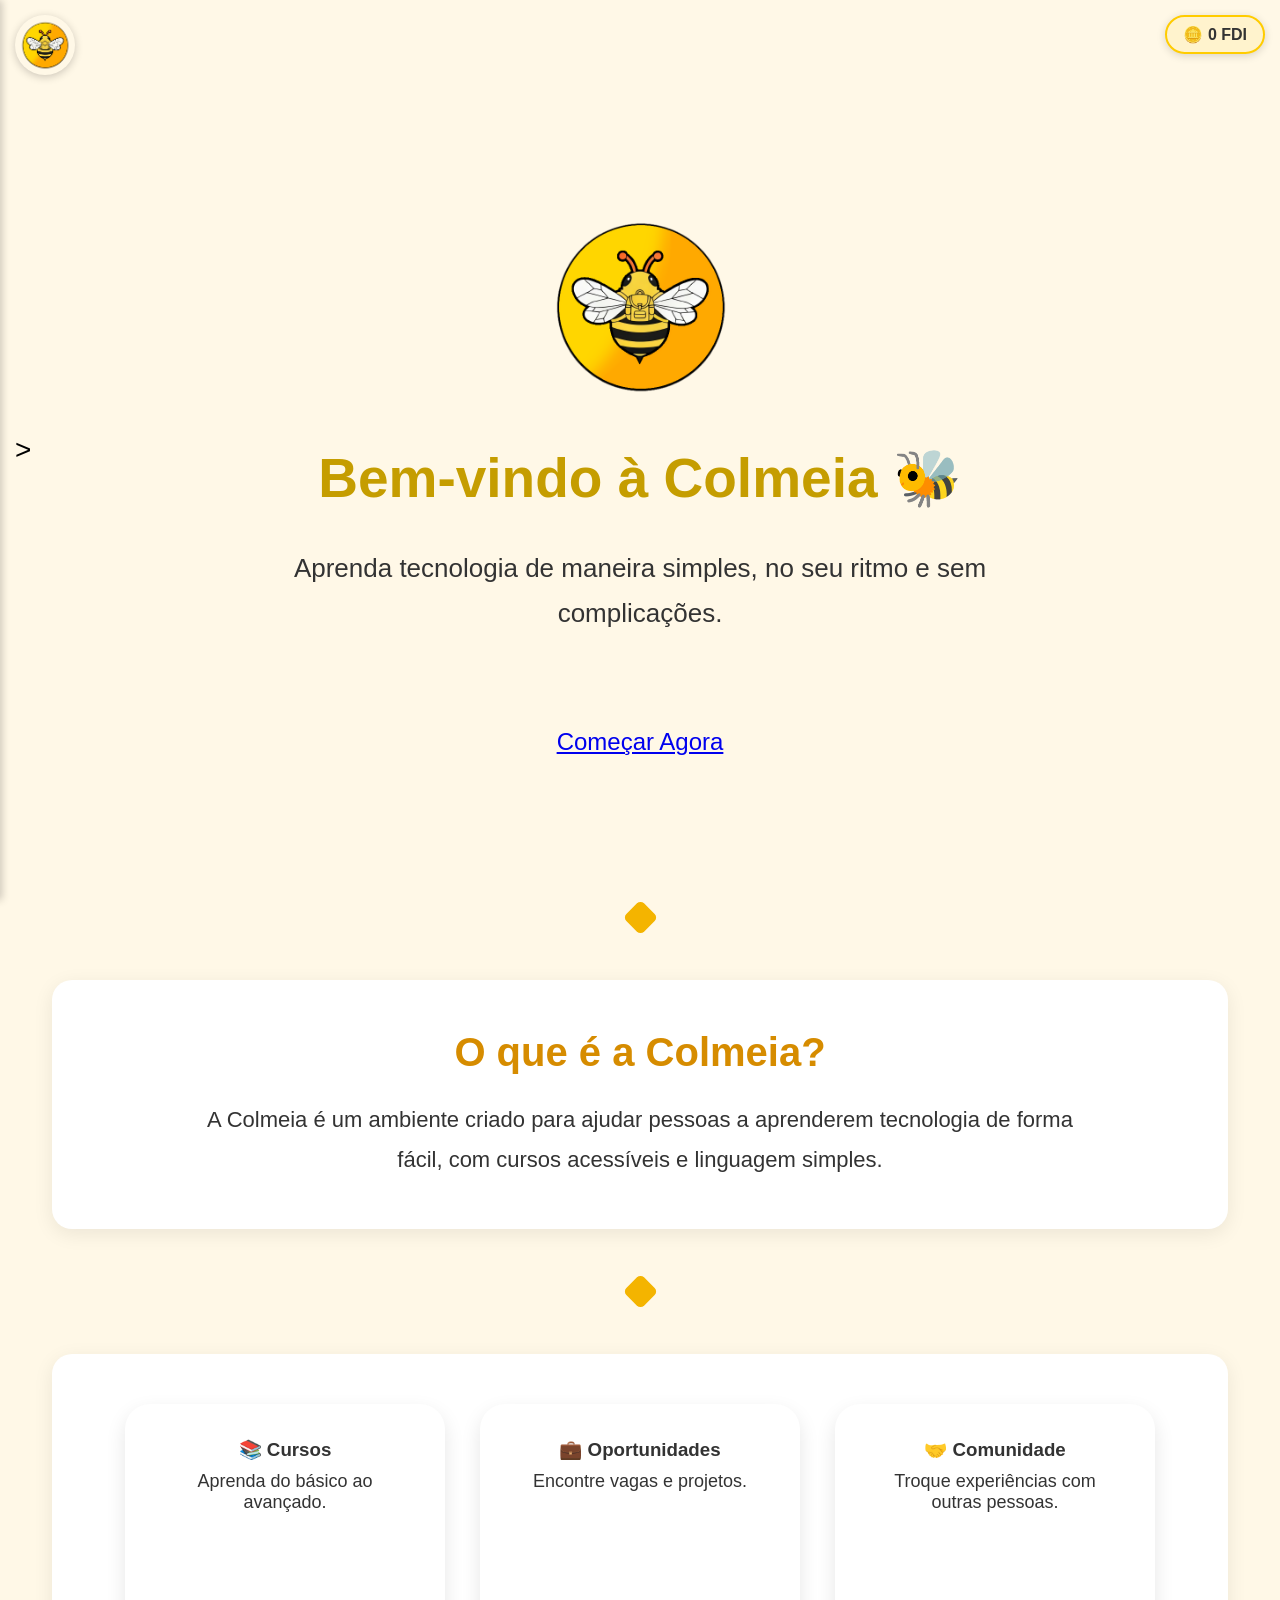
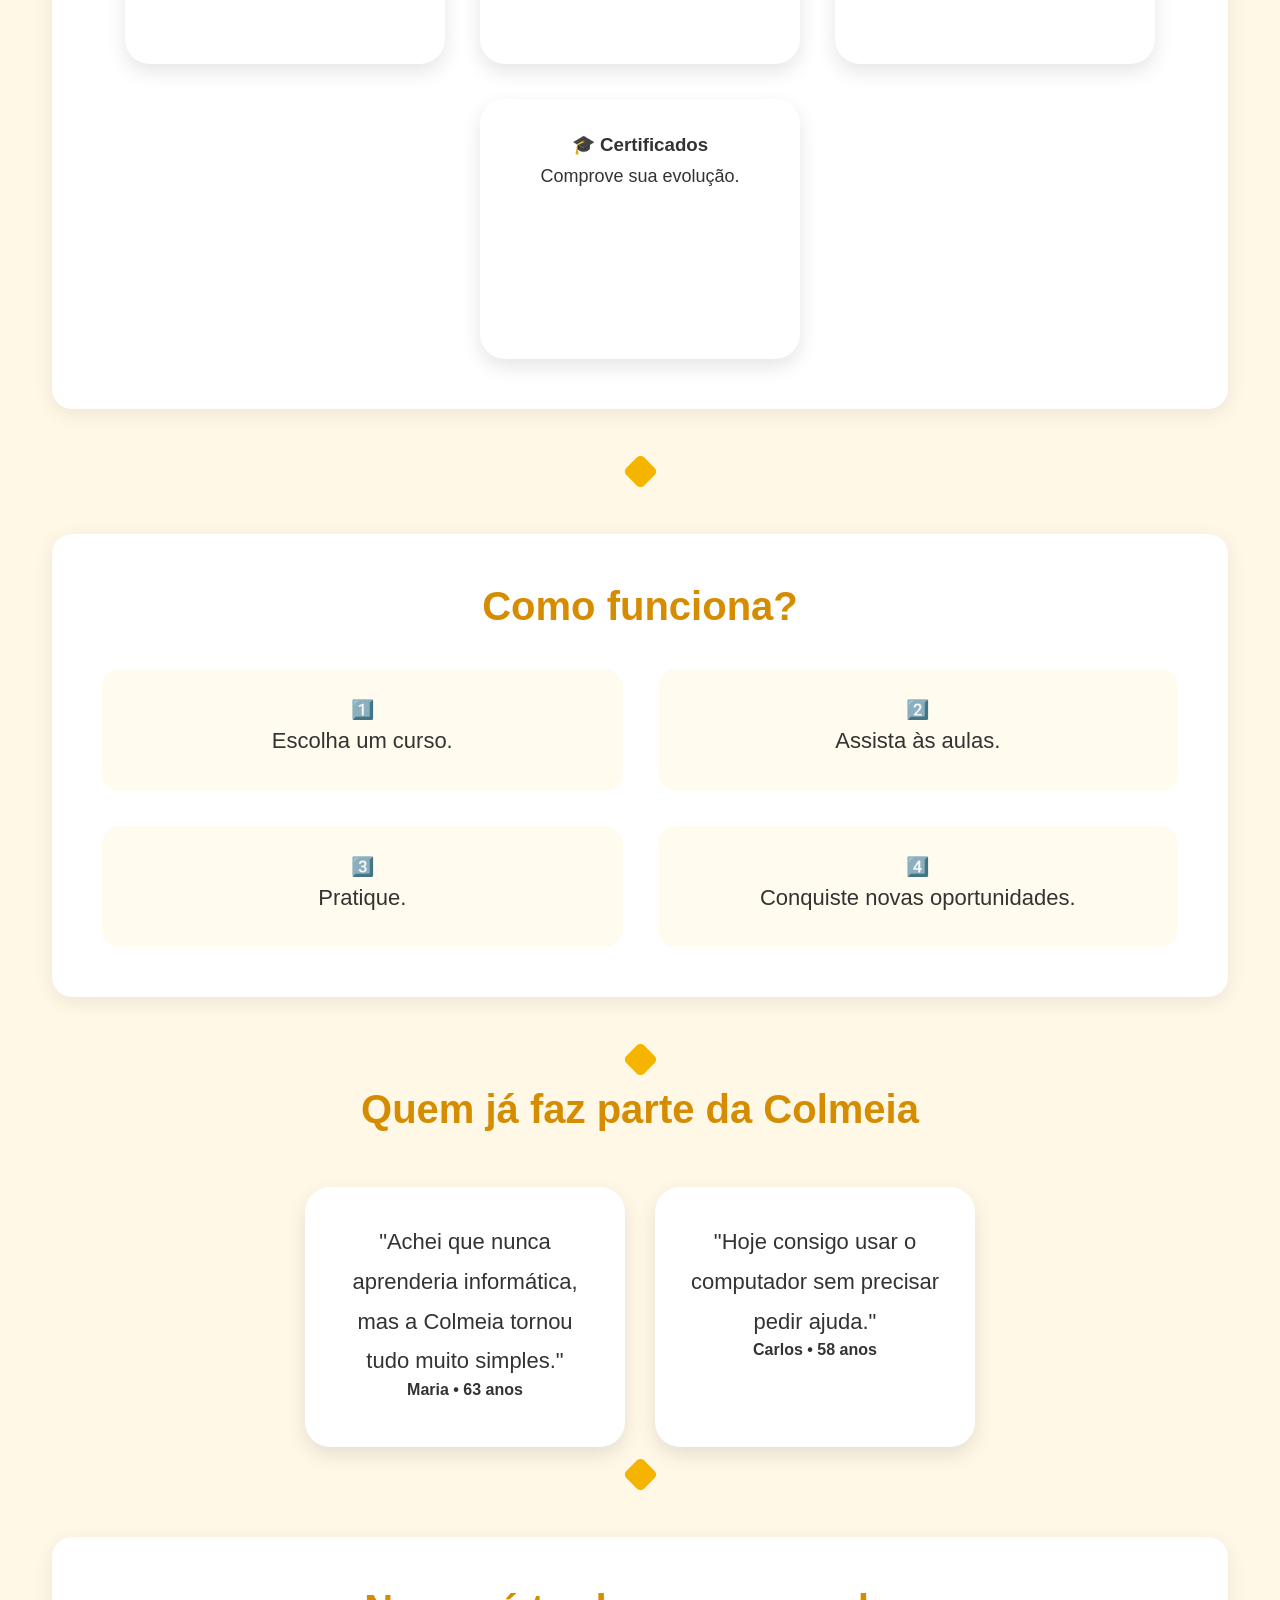
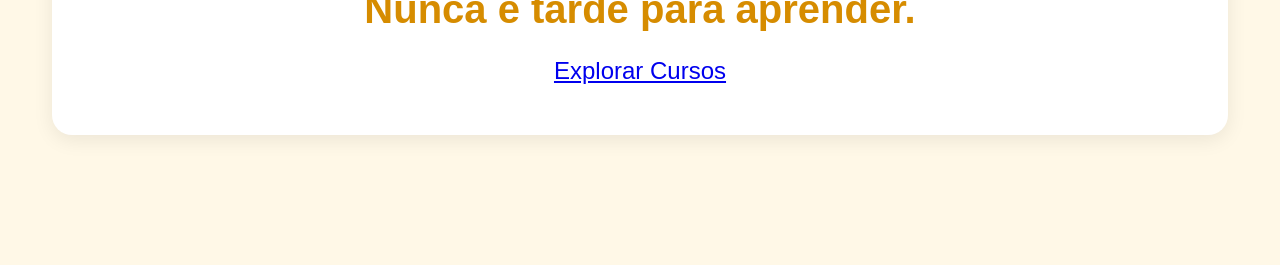
<file: index.html>
<!DOCTYPE html> <!-- abre o arquivo -->
<html lang="pt-br"> <!-- define que o documento está em HTML5 e que o idioma é português do Brasil -->

<head>
    <meta charset="UTF-8"> <!--  Define o padrao de codificação de caracteres (UTF-8) para suportar acentos e caracteres especiais -->
    <meta name="viewport" content="width=device-width, initial-scale=1.0"> <!-- garante que o site seja responsivo, ajustando-se a largura de tela -->
    <title>colmeia🐝</title> <!-- titulo de aba do navegador -->
    <link rel="stylesheet" href="style.css"> <!-- importa o arquivo externo de estilos css -->
</head>

<body>

  <!-- logo flutuante (movida para dentro do body, que é o correto) -->
  <div class="logo">
    <img src="abelhinha.png" alt="logo da colmeia">
  </div>

  <!-- saldo de moedas FDI (Favor de Interação) do usuário -->
  <div class="fdiBadge">🪙 <span id="fdiBalance">0</span> FDI</div>

  <!-- ======= animaçao de transição colmeia  ======= -->
  <!-- esta seção cria a tela de animaçao que parece sempre que o usuario troca de pagina( inicio, cadastro, cursos...). ela cobre toda a tela e exibe o gif de carregamento (colmeia_intr) -->
  <div id="animacaoTransicao">
    <img src="loading_gif.gif" alt="Carregando..." id="logoAnimada">
  </div>
  <!-- ======= fim da animação de transição ======= -->


<main>

<section id="hero">

    <img src="abelhinha.png" alt="Logo da Colmeia" class="logoHero">

    <h1>Bem-vindo à Colmeia 🐝</h1>

    <p>
        Aprenda tecnologia de maneira simples,
        no seu ritmo e sem complicações.
    </p>

    <a href="cursos.html" class="btnHero link-pagina">
        Começar Agora
    </a>

</section>

<section class="melSeparador">

    <div class="mel"></div>

</section>

<section id="sobre">

<h2>O que é a Colmeia?</h2>

<p>

A Colmeia é um ambiente criado para ajudar pessoas
a aprenderem tecnologia de forma fácil,
com cursos acessíveis e linguagem simples.

</p>

</section>

<section class="melSeparador">

<div class="mel"></div>

</section>


<section id="cardsInicio">

<div class="card">

<h3>📚 Cursos</h3>

<p>
Aprenda do básico ao avançado.
</p>

</div>

<div class="card">

<h3>💼 Oportunidades</h3>

<p>
Encontre vagas e projetos.
</p>

</div>

<div class="card">

<h3>🤝 Comunidade</h3>

<p>
Troque experiências com outras pessoas.
</p>

</div>

<div class="card">

<h3>🎓 Certificados</h3>

<p>
Comprove sua evolução.
</p>

</div>

</section>


<section class="melSeparador">

<div class="mel"></div>

</section>


<section id="comoFunciona">

<h2>Como funciona?</h2>

<div class="passos">

<div>

<h3>1️⃣</h3>

<p>Escolha um curso.</p>

</div>

<div>

<h3>2️⃣</h3>

<p>Assista às aulas.</p>

</div>

<div>

<h3>3️⃣</h3>

<p>Pratique.</p>

</div>

<div>

<h3>4️⃣</h3>

<p>Conquiste novas oportunidades.</p>

</div>

</div>

</section>

<section class="melSeparador">

<div class="mel"></div>

</section>

<section id="depoimentos">

<h2>Quem já faz parte da Colmeia</h2>

<div class="card">

<p>

"Achei que nunca aprenderia informática,
mas a Colmeia tornou tudo muito simples."

</p>

<strong>Maria • 63 anos</strong>

</div>

<div class="card">

<p>

"Hoje consigo usar o computador
sem precisar pedir ajuda."

</p>

<strong>Carlos • 58 anos</strong>

</div>

</section>

<section class="melSeparador">

<div class="mel"></div>

</section>

<section id="final">

<h2>

Nunca é tarde para aprender.

</h2>

<a href="cursos.html" class="btnHero link-pagina">

Explorar Cursos

</a>

</section>

</main>


  <!--botão que abre o menu lateral no modo celular -->
    <button id="cel-abrir">></button>

    <!-- Menu lateral (nav = area de navegação principal) -->
    <!-- A classe "fechado" indica que o menu começa escondido -->
    <nav id="aba-cel" class="fechado">
      <!-- Botão para fechar o menu -->
        <button id="cel-fechar">x</button>

  <!-- ======== MENU DE NAVEGAÇÃO PRINCIPAL ======== -->
    <!--
      Este menu exibe os principais links do site Colmeia.
      Ele normalmente fica dentro do menu lateral ou no topo (dependendo da versão).
      Cada <li> representa uma opção que leva o usuário a uma página diferente.
    -->
      <ul>
        <!-- Link para a página inicial -->
        <li><a href="index.html" class="link-pagina">Início</a></li>

        <!-- Link para a área de cursos -->
        <li><a href="cursos.html" class="link-pagina">Cursos</a></li>

        <!-- Link para a página de cadastro -->
        <li><a href="cadastro.html" class="link-pagina">Cadastro</a></li>
      </ul>
    </nav>
    <!-- ======== FIM DO MENU DE NAVEGAÇÃO PRINCIPAL ======== -->

    <!-- importa o arquivo JavaScript que controla a interação do menu -->
    <script src="script.js"></script>
</body>
</html>
</file>
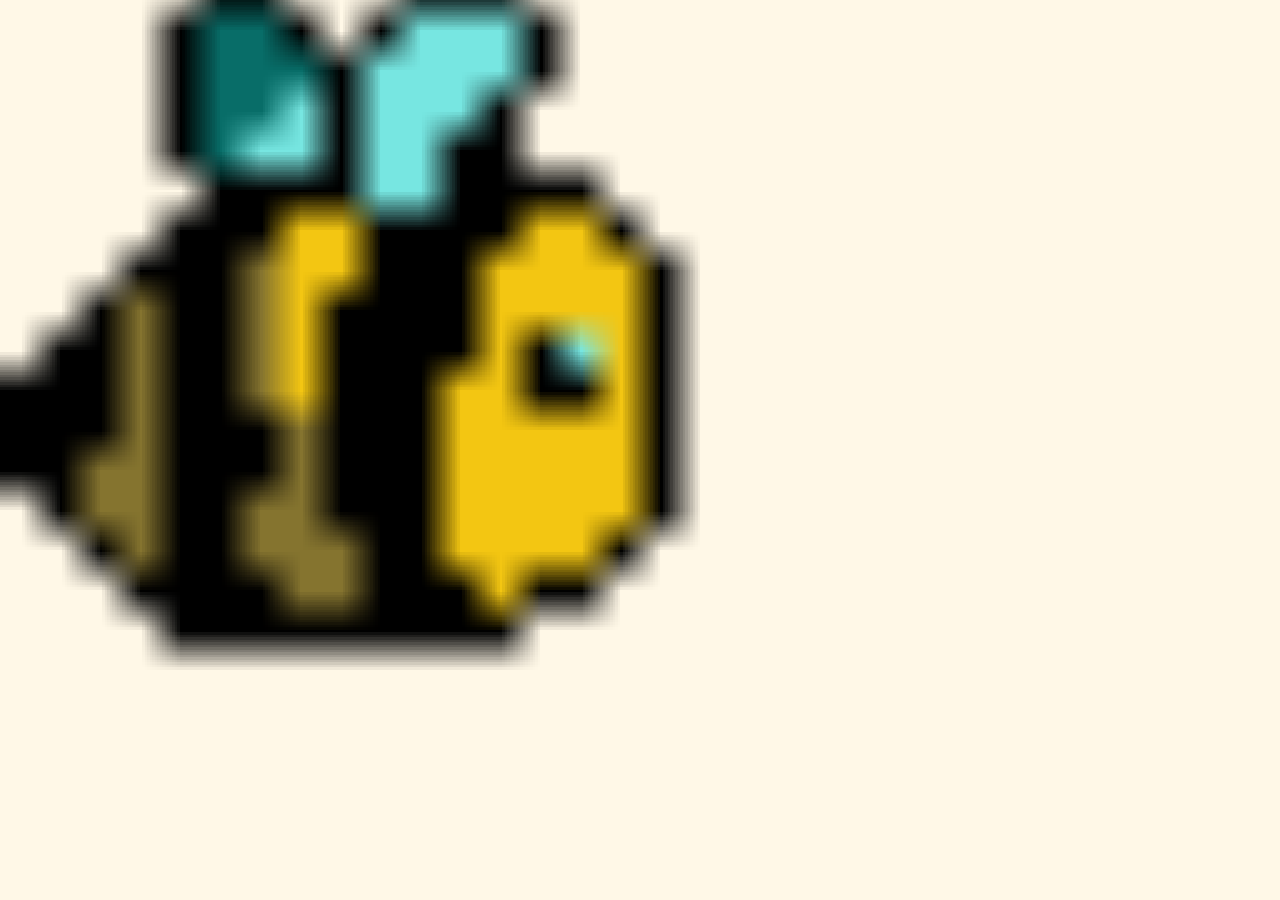
<file: cadastro.html>
<!DOCTYPE html> <!-- abre o arquivo -->
<html lang="pt-br"> <!-- define que o documento está em HTML5 e que o idioma é português do Brasil -->

<head>
    <meta charset="UTF-8"> <!--  Define o padrao de codificação de caracteres (UTF-8) para suportar acentos e caracteres especiais -->
    <meta name="viewport" content="width=device-width, initial-scale=1.0"> <!-- garante que o site seja responsivo, ajustando-se a largura de tela -->
    <title>colmeia🐝</title> <!-- titulo de aba do navegador -->
    <link rel="stylesheet" href="style.css"> <!-- importa o arquivo externo de estilos css -->
</head>

<body>

  <!-- logo flutuante (movida para dentro do body, que é o correto) -->
  <div class="logo">
    <img src="abelhinha.png" alt="logo da colmeia">
  </div>

  <!-- saldo de moedas FDI (Favor de Interação) do usuário -->
  <div class="fdiBadge">🪙 <span id="fdiBalance">0</span> FDI</div>

  <!-- ======= animaçao de transição colmeia  ======= -->
  <!-- esta seção cria a tela de animaçao que parece sempre que o usuario troca de pagina( inicio, cadastro, cursos...). ela cobre toda a tela e exibe o gif de carregamento (colmeia_intr) -->
  <div id="animacaoTransicao">
    <img src="loading_gif.gif" alt="Carregando..." id="logoAnimada">
  </div>
  <!-- ======= fim da animação de transição ======= -->


  <!-- ======= animação da abelhinha guia ======= -->
  <div id="animacaoGuia" aria-hidden="false">
    <img id="abelha" src="abelha_guia.png" alt="Abelha guia">
    <div id="mensagem" role="status" aria-live="polite"></div>
  </div>


  <!-- conteudo principal da pagina -->
  <main>

    <div id="formContainer">
      <div class="campo" data-msg="Digite seu nome completo 🐝">
        <label>Nome:</label>
        <input type="text" id="nome">
      </div>

      <div class="campo" data-msg="agora seu CPF, por favor 🐝">
        <label>CPF:</label>
        <input type="text" id="cpf">
      </div>

      <div class="campo" data-msg="informe seu numero de telefone 🐝">
        <label>Numero:</label>
        <input type="tel" id="numero">
      </div>

      <div class="campo" data-msg="qual sua rua e numero da residencia? 🐝">
        <label>Rua:</label>
        <input type="text" id="rua">
      </div>

      <div class="campo" data-msg="agora sua cidade 🐝">
        <label>Cidade:</label>
        <input type="text" id="cidade">
      </div>

     <!-- <div class="campo" data-msg="Escolha sua area profissional 🐝">
        <label>area da profissão:</label>
        <select id="profissao">
          <option value="">selecione...</option>
          <option>programador</option>
          <option>arquiteto</option>
          <option>medico</option>
          <option>artista</option>
          <option>professor</option>
        </select>
      </div>

      <div class="campo" data-msg="por fim, diga suas capacidades e habilidades 🐝">
        <label>capacidades:</label>
        <textarea id="habilidades" rows="3" placeholder="soft skills, hardware, etc."></textarea>
      </div>-->

      <button id="btnProximo">Proximo</button>
    </div>
  </main>
  <!-- ======= fim da animação da abelhinha ======= -->


  <!-- botão que abre o menu lateral no modo celular -->
    <button id="cel-abrir">></button>

    <!-- Menu lateral (nav = area de navegação principal) -->
    <!-- A classe "fechado" indica que o menu começa escondido -->
    <nav id="aba-cel" class="fechado">
      <!-- Botão para fechar o menu -->
        <button id="cel-fechar">x</button>

        <ul>
          <li><a href="index.html" class="link-pagina">Início</a></li>
          <li><a href="cursos.html" class="link-pagina">cursos</a></li>
          <li><a href="cadastro.html" class="link-pagina">Cadastro</a></li>
        </ul>

    </nav>

    <!-- importa o arquivo JavaScript que controla a interação do menu -->
    <script src="script.js"></script>
</body>
</html>
</file>
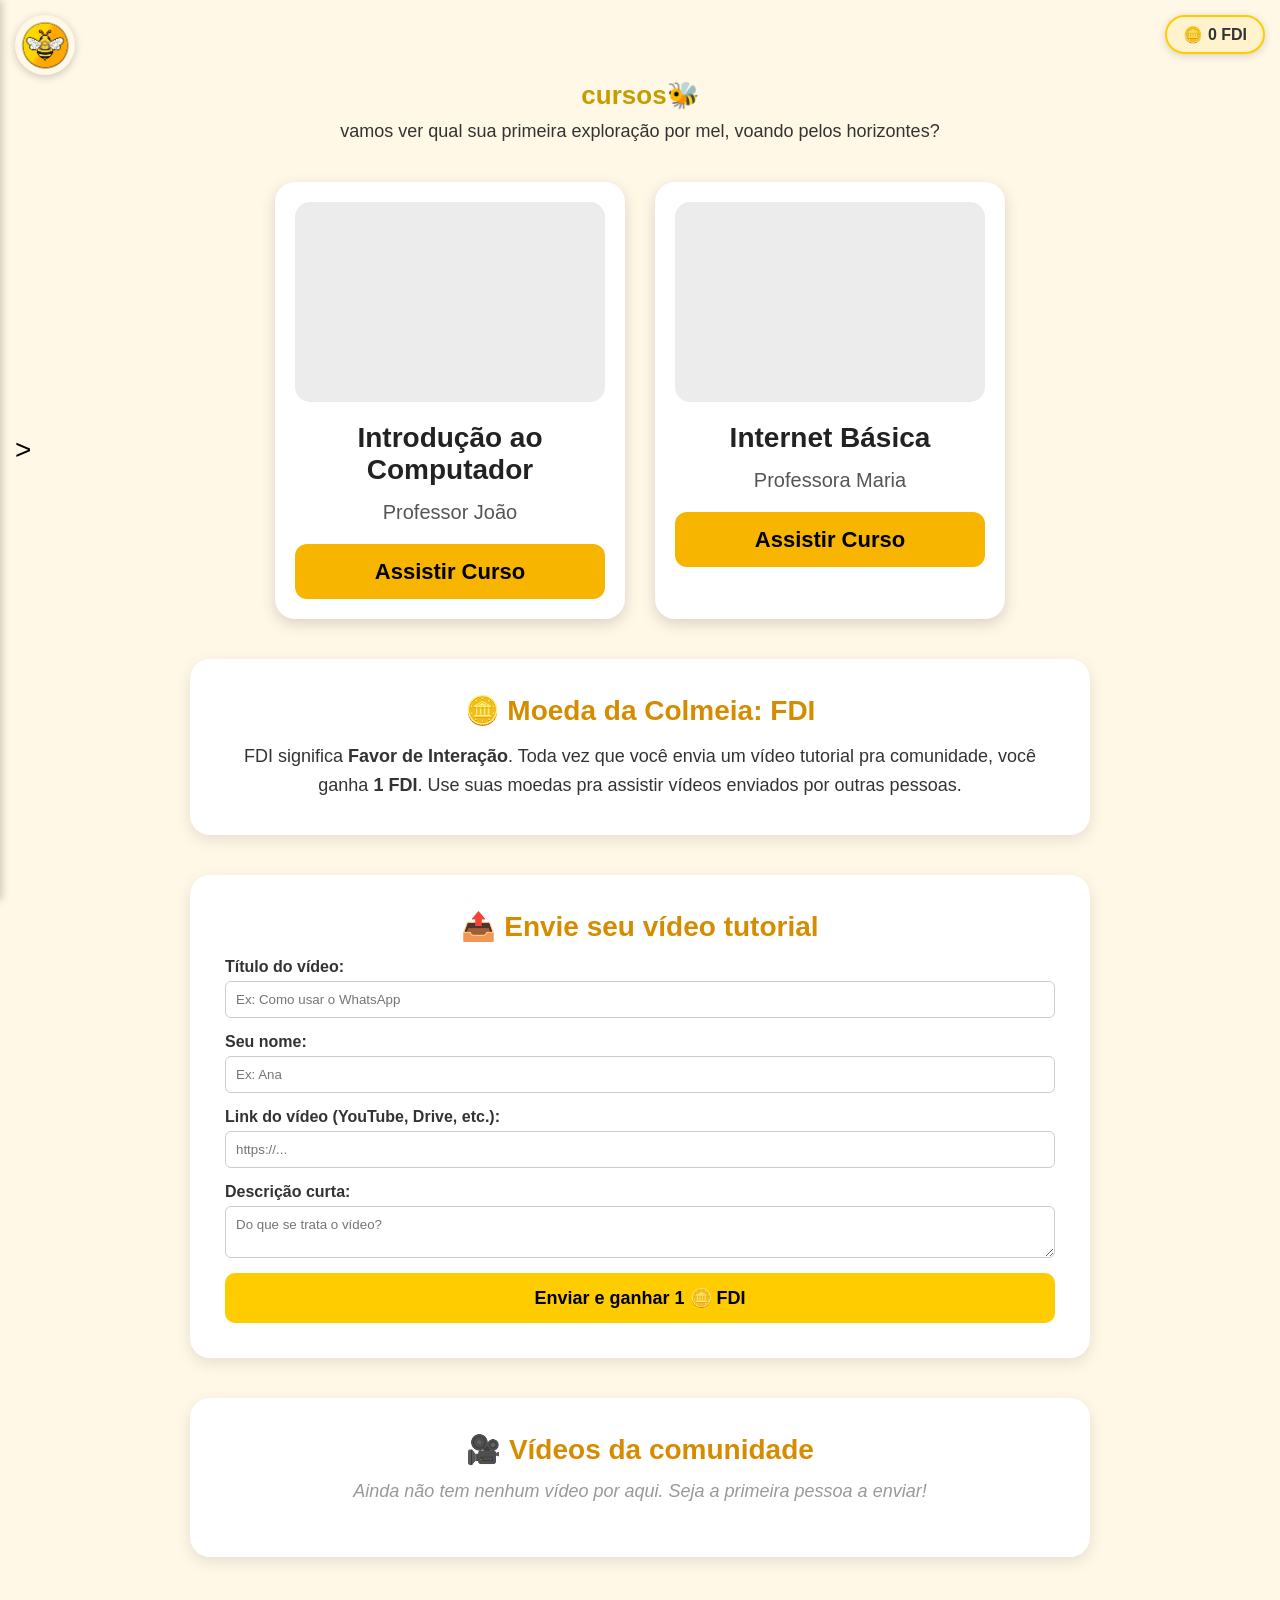
<file: cursos.html>
<!DOCTYPE html> <!-- abre o arquivo -->
<html lang="pt-br"> <!-- define que o documento está em HTML5 e que o idioma é português do Brasil -->

<head>
    <meta charset="UTF-8"> <!--  Define o padrao de codificação de caracteres (UTF-8) para suportar acentos e caracteres especiais -->
    <meta name="viewport" content="width=device-width, initial-scale=1.0"> <!-- garante que o site seja responsivo, ajustando-se a largura de tela -->
    <title>colmeia🐝</title> <!-- titulo de aba do navegador -->
    <link rel="stylesheet" href="style.css"> <!-- importa o arquivo externo de estilos css -->
</head>

<body>

  <!-- logo flutuante (movida para dentro do body, que é o correto) -->
  <div class="logo">
    <img src="abelhinha.png" alt="logo da colmeia">
  </div>

  <!-- saldo de moedas FDI (Favor de Interação) do usuário -->
  <div class="fdiBadge">🪙 <span id="fdiBalance">0</span> FDI</div>

  <!-- ======= animaçao de transição colmeia  ======= -->
  <!-- esta seção cria a tela de animaçao que parece sempre que o usuario troca de pagina( inicio, cadastro, cursos...). ela cobre toda a tela e exibe o gif de carregamento (colmeia_intr) -->
  <div id="animacaoTransicao">
    <img src="loading_gif.gif" alt="Carregando..." id="logoAnimada">
  </div>
  <!-- ======= fim da animação de transição ======= -->


  <!-- conteudo principal da pagina (unificado em um único <main>) -->
  <main>

    <h1>cursos🐝</h1>
    <p>vamos ver qual sua primeira exploração por mel, voando pelos horizontes?</p>

    <section id="containerCursos">

        <!-- Curso 1 -->
        <div class="cardCurso">

            <div class="thumbCurso">
                <!-- Thumbnail do curso -->
            </div>

            <h2>Introdução ao Computador</h2>

            <p>Professor João</p>

            <button>Assistir Curso</button>

        </div>

        <!-- Curso 2 -->
        <div class="cardCurso">

            <div class="thumbCurso">
                <!-- Thumbnail do curso -->
            </div>

            <h2>Internet Básica</h2>

            <p>Professora Maria</p>

            <button>Assistir Curso</button>

        </div>

    </section>

    <!-- ======= Sistema de moedas FDI (Favor de Interação) ======= -->
    <!-- por enquanto os vídeos e o saldo de moedas ficam salvos só no
         navegador de cada pessoa (localStorage). quando o banco de dados
         for criado, essa parte passa a ser compartilhada entre todo mundo -->

    <section id="fdiInfo">
      <h2>🪙 Moeda da Colmeia: FDI</h2>
      <p>FDI significa <strong>Favor de Interação</strong>. Toda vez que você envia um vídeo tutorial pra comunidade, você ganha <strong>1 FDI</strong>. Use suas moedas pra assistir vídeos enviados por outras pessoas.</p>
    </section>

    <section id="enviarVideo">
      <h2>📤 Envie seu vídeo tutorial</h2>
      <form id="formVideo">
        <div class="campoVideo">
          <label for="tituloVideo">Título do vídeo:</label>
          <input type="text" id="tituloVideo" required placeholder="Ex: Como usar o WhatsApp">
        </div>

        <div class="campoVideo">
          <label for="autorVideo">Seu nome:</label>
          <input type="text" id="autorVideo" required placeholder="Ex: Ana">
        </div>

        <div class="campoVideo">
          <label for="linkVideo">Link do vídeo (YouTube, Drive, etc.):</label>
          <input type="url" id="linkVideo" required placeholder="https://...">
        </div>

        <div class="campoVideo">
          <label for="descVideo">Descrição curta:</label>
          <textarea id="descVideo" rows="2" required placeholder="Do que se trata o vídeo?"></textarea>
        </div>

        <button type="submit" id="btnEnviarVideo">Enviar e ganhar 1 🪙 FDI</button>
      </form>
    </section>

    <section id="comunidadeCursos">
      <h2>🎥 Vídeos da comunidade</h2>
      <p id="semVideos">Ainda não tem nenhum vídeo por aqui. Seja a primeira pessoa a enviar!</p>
      <div id="listaVideosComunidade"></div>
    </section>

  </main>


  <!--botão que abre o menu lateral no modo celular -->
    <button id="cel-abrir">></button>

    <!-- Menu lateral (nav = area de navegação principal) -->
    <!-- A classe "fechado" indica que o menu começa escondido -->
    <nav id="aba-cel" class="fechado">
      <!-- Botão para fechar o menu -->
        <button id="cel-fechar">x</button>

        <ul>
          <li><a href="index.html" class="link-pagina">Início</a></li>
          <li><a href="cursos.html" class="link-pagina">cursos</a></li>
          <li><a href="cadastro.html" class="link-pagina">Cadastro</a></li>
        </ul>

    </nav>

    <!-- importa o arquivo JavaScript que controla a interação do menu -->
    <script src="script.js"></script>
</body>
</html>
</file>
<file: style.css>
/* ======== CONFIGURAÇÕES GERAIS ========= */
/* 
aplica reset basico e configura caixa de medição e fonte padrão.
- margin/padding zerados para evitar estilos padrões diferentes entre navegadores.
- box-sizing: border-box facilita p cálculo de Largura/altura (inclui padding e border).
- font-family define a tipografia da página (Poppins é só um exemplo; carregue via Google Fonts)
*/
* {
  margin: 0;  /* remove margens nativas */
  padding: 0; /* remove espaçamentos nativos */
  box-sizing: border-box; /* inclui padding/border no calculo de width/height */
  font-family: "Poppins", Sans-Serif; /* fonte padrão para todo o site */
}

/*

estilos do elento <body>.
- background: cor de fundo principal.
- color: cor padrão de texto ( usanda quando outros elementos não definirem cor).
- height: 100vh garante que body tenha altura da jenela (ultil para Layouts full-height).
- overflow-x: hidden evita barra de rolagem horizontal quando o menu esta fora da tela.

*/
body {
  background: #fff8e7; /* amarelo suave por tras do layout */
  color: #333; /* cinza escuro legivel para texto */
  min-height: 100vh; /* pelo menos a altura da viewport, mas cresce com o conteudo */
  overflow-x: hidden; /* evita scroll horizontal causado por elementos posicionados */
  font-family: "Poppins", sans-serif; /* fonte padrão para todo o site */
}

/* ======== BOTÃO DE ABRIR MENU ======== */
/*
botão visivel na lateral para abrir a aba tipo celular.
- position: fixed mantem o botão sempre visivel ao rolar a pagina.
- top: 50% + tranform: transLateY(-50%) centraliza verticalmente.
- left: 0 coloca encostado na borda esquerda.
- z-index garante que o botão fique afrente dos outros elementos.
- use arial-label no HTML para acessibilidade (ex.: <button id="cel-abrir" aria-label="abrir menu">).
*/
#cel-abrir {
  font-size: 28px; /* tamanho do simbolo/icone do botão */
  background: none; /* sem fundo para visual minimalista */
  border: none; /* sem borda padrão do botão */
  cursor: pointer; /* indica interatividade */
  padding: 15px; /* aumenta area clicavel (boa pratica para touch) */
  position: fixed; /* manté o botão preso na viewport */
  top: 50%; /* posição inicial vertical */
  left: 0px; /* encosta á borda esuqerda */
  transform: translateY(-50%); /* corrige para ficar exatamente centralizado verticalmente */
  z-index: 1100; /* acima de outros elementos */
}


/* ======== MENU LATERAL (NAV) ======== */
/* 
container do menu lateral:
- position: fixed para ficar sempre na tela.
- width controla a largura; ajuste para telas pequenas (ex.: 220px ou 80vw)
- transform: transLateX(-100%) mantem o menu fora da tela inicialmente (fora á esquerda).
- transition suaviza a entrada/saida ( transform é performático).
- box-shadow menor que o botão e que a logo para garantir sobreposição adequada.
Observação: para mresponsividade, você pode alterar width com media queries.
*/
#aba-cel {
  position: fixed; /* fixo na viewport para comportamento de "menu móvel" */
  top: 0; /* começa do topo */
  left: 0; /* alinhado á esquerda */
  height: 100%; /* ocupa a altura total da tela */
  width: 250px; /* largura do menu (ajustavel) */
  background: #ffdf6c; /* cor de fundo tema "colmeia" */
  box-shadow: 2px 0 8px rgba(0,0,0,0.2); /* sombra para descartar o menu */
  transform: translateX(-100%); /* escondido fora da tela inicialmente */
  transition: transform 0.3s ease; /* animeção suave ao abrir/fechar*/
  z-index: 1500; /* abaixo do botão de abrir (1100) e da logo (1200) */
}

/*
Classe que mostra o menu (deve ser adicionada/removida via JS).
- quando .aberto, o transform volta para 0 e o menu aparece.
- usar tranform em vez de left/top gera animações mais suaves e melhores em performace.
*/
#aba-cel.aberto {
  transform: translateX(0); /* menu visivel */
}

/* ======= BOTÃO DE FECHAR MENU ======= */
/*
Botão interno para fechar o menu.
- position: absolute relativo ao #aba-cel (por isso usamos absolute).
- top/right posicionam o botão no canto superior direito do nav.
- lembre de adicionar arial-label="Fechar menu" no HTML para acessibilidade.
*/

#cel-fechar {
  background: none; /* visual Limpo */
  border: none; /* sem borda */
  font-size: 32px; /* destaque do icone "x" */
  cursor: pointer; /* indica clicavel */
  position: absolute; /* posiciona dentro da nav */
  top: 10px; /* distancia do topo da nav */
  right: 15px; /* distancia da borda direita da nav */
}

/* ======= LISTA DE LINKS DO MENU ======= */
/*
Estilização da lista interna do menu.
- list-style: none remove marcadores.
- margin-top coloca os LINKS abaixo do botão Fechar (ou de um header do menu).
- text-align left é padrão em menus moveis (melhor para leitura).
- cada link ocupa toda a largura com display: block, aumentando área de clique.
- transition no link serve para deixar o hover mais suave.
*/
#aba-cel ul {
list-style: none; /* romove bullets */
margin-top: 80px; /* espaço para afastar do topo e do botão fechar */
text-align: left; /* alinha o texto a esquerda */
}

#aba-cel ul li {
  margin: 20px 0; /* espaçamento vertical entre itens*/
}

#aba-cel ul li a {
text-decoration: none;/* remove sublinhado padrão */
  color: #333; /* contraste com o fundo */
  font-size:18px; /* legibilidade em telas touch */
  padding: 10px 20px; /* area clicavel confortavel */
  display: block; /* faz o link preencher a linha inteira */
  transition: background 0.2s, transform 0.15s;/* transições sutis para hover focus */
}

/*
Estado hover (mouse) ou focus (teclado) para acessibilidade.
- background mais claro e bordas arredondadas.
- tambem é indicado aplicar :focus-visible para acessibilidade no teclado.
*/
#aba-cel ul li a:hover,
#aba-cel ul li a:focus {
  background: #ffe88a;/* cor de destaque ao passar o mouse / foco */
  border-radius: 10px; /* suaviza cantos ao destacar */
  outline: none; /* remova apenas se houver alternativa visivel de foco */
}

/* ======= CONTEÚDO PRINCIPAL ======= */
/* 
Estilos do conteudo principal (main).
- text-align: center centraliza conteúdo por padrão - altere se necessario para seções
mais tradicionais.
- padding: cria espeço para o conteúdo não bater na borda da viewport.
- lembre-se: se o menu tiver largura fixa, vicê pode aplicar
margin-inline-start no main quando o menu estiver aberti (via JS) para evitar sobreposição.
*/

main {
  text-align: center; /* centraliza conteúdo*/
  padding: 80px 20px; /* espaço interno para respeitar cabeçalho e margens */
}

h1 {
  font-size: 26px; /* titulo principal com tamanho legivel */
  color: #c59d00; /* tom dourado/mostarda que combina com o tema */
  position: relative; /* cria contexto de empilhamento pro z-index funcionar */
  z-index: 1500; /* mantem o titulo acima da animação da abelha guia (#animacaoGuia, z-index:1000) */
}

main > p {
  position: relative;
  z-index: 1500; /* mesma logica do h1: o texto de introdução fica acima da abelha guia */
}

p {
  font-size: 18px; /* parágrafos com boa leitura em dispoaitivos móveis  */
  margin-top: 10px; /* separação entre titulo e texto */
}

/* ======= LOGO FLUTUANTE ======= */
/*
Logo que fica fixa (flutuando) no canto superior esquerdo.
- position: fixed para ficar visivel ao rolar,
- z-index alto para ficar sempre acima do menu e conteudo.
- animation aplicada para efeito visual 
- use com moderação (pode distrair).
- a propriedade object-fit: contain garante que a imagem não distorça.
- se quiser reduzir o impacto em acessibilidade, considere  remover animação ou permitir que o usuário reduza movimento via prefers-reduced-motion
*/
.logo {
  position: fixed;/* fixa a logo na viewport */
  top: 15px;/* distancia fo topo */
  left: 15px;/* distancia da esquerda */
  z-index: 1200;/* acima do botão e do nav */
  animation: flutuar 3s ease-in-out infinite; /* animação continua */
}

/* Estilo interno da imagem da logo (tamanho e aparencia )*/
.logo img {
  width: 60px; /* largura da logo */
  height: 60px;/* altura fixa para manter proporção */
  object-fit: contain; /* mantém proporção sem cortar */
  border-radius: 50%;/* deixa a imagem circular */
  box-shadow: 0 2px 8px rgba(0, 0, 0, 0.2); /* sombra leve para destaque */
}

/* =======  ANIMAÇÃO DE FLUTUAR ======= */
/* 
keyframes para animação vertical simples.
- usa transform, que é performático (GPU-accelerated).
- para usuários que preferem menos movimento,
adicione uma medida query:
  @media (prefers-reduced-motion: reduce) { logo. { animation: none; } }
*/
@keyframes flutuar {
  0%, 100% {
    transform: translateY(0); /* posição inicial e final */
  }
  50% {
    transform: translateY(-8px); /* sobe levemente no meii do circlo */
  }
}

/* ======= animação de transição colmeia ======= */
/* 
esta parte controla toda a animação que aparece ao trocar de paginas - a logo cresce no centro enquanto as abelhas voam em volta e depois tudo desaparece.
*/

/* conteiner geral da animação */
#animacaoTransicao{
    position:fixed;
    inset:0;

    background:#fff8e7;

    display:flex;
    justify-content:center;
    align-items:center;

    z-index:9999;
}

/* a classe "ativa" é adicionada/removida via JS toda vez que a transição roda,
   isso garante que a animação reinicie do zero a cada troca de página */
#animacaoTransicao.ativa #logoAnimada{
    animation: girarEntrar 1.2s ease forwards;
}

#logoAnimada{
    width: 100%;
    height: 100%;
    object-fit: cover;
}

/* keyframes que faltavam: a logo/gif entra girando e cresce levemente */
@keyframes girarEntrar {
    0% {
        transform: scale(0.6) rotate(-15deg);
        opacity: 0;
    }
    50% {
        transform: scale(1.05) rotate(5deg);
        opacity: 1;
    }
    100% {
        transform: scale(1) rotate(0deg);
        opacity: 1;
    }
}

/* respeita quem prefere menos movimento na tela */
@media (prefers-reduced-motion: reduce) {
    #animacaoTransicao.ativa #logoAnimada{
        animation: none;
    }
}

/* ======= fim da animação de transição colmeia ======= */

/* ======= animação da abelhinha ======= */

#animacaoGuia {
  position: fixed;
  inset: 0;
  z-index: 1000;
  pointer-events: none;
}

#abelha {
  width: 60px;
  position: absolute;
  top: 30px;
  left: 50%;
  transform: translateX(-50%);
  transition: opacity .5s, transform 1s ease;
  animation: flutuar 2s ease-in-out infinite;
  opacity: 0;
}

#mensagem {
  position: absolute;
  top: 120px;
  left: 50%;
  transform: translateX(-50%);
  background: #ffe;
  padding: 10px 20px;
  border-radius: 12px;
  box-shadow: 0 0 8px #fc3;
  opacity: 0;
  transition: opacity 0.5s ease;
}

@keyframes flutuar {
  0%, 100% { transform: translate(-50%, 0); }
  50% { transform: translate(-50%, -8px); }
}

#formContainer {
  max-width: 400px;
  margin: 150px auto;
  display: flex;
  flex-direction: column;
  gap: 15px;
}

.campo {
  display: none;
  flex-direction: column;
}

label {
  font-weight: bold;
  margin-bottom: 5px;
}

input, select, textarea {
  padding: 10px;
  border-radius: 6px;
  border: 1px solid #ccc;
}

#btnProximo {
  margin-top: 10px;
  background: #ffcc00;
  color: #222;
  border: none;
  padding: 10px;
  border-radius: 6px;
  cursor: pointer;
  font-weight: bold;
  display: none;
}

#btnProximo:hover {
  background: #ffd84d;
}
/* ======= fim da animação da abelhinha ======= */

/* ===== Área onde ficam todos os cursos ===== */
#containerCursos{
    width: 90%;
    max-width: 1200px;
    margin: 40px auto;

    display: flex;
    flex-wrap: wrap;
    justify-content: center;
    gap: 30px;
}

/* ===== Card do curso ===== */
.cardCurso{
    width: 350px;

    background: #ffffff;

    border-radius: 20px;

    padding: 20px;

    box-shadow: 0 5px 15px rgba(0,0,0,.15);

    text-align: center;

    transition: .3s;
}

/* Efeito ao passar o mouse */
.cardCurso:hover{
    transform: translateY(-5px);

    box-shadow: 0 10px 20px rgba(0,0,0,.2);
}

/* ===== Área da imagem do curso ===== */
.thumbCurso{
    width: 100%;
    height: 200px;

    background: #ececec;

    border-radius: 15px;

    margin-bottom: 20px;

    display: flex;
    justify-content: center;
    align-items: center;

    overflow: hidden;
}

/* Quando colocar imagem */
.thumbCurso img{
    width: 100%;
    height: 100%;
    object-fit: cover;
}

/* ===== Título ===== */
.cardCurso h2{
    font-size: 28px;

    margin-bottom: 15px;

    color: #222;
}

/* ===== Professor ===== */
.cardCurso p{
    font-size: 20px;

    color: #555;

    margin-bottom: 20px;
}

/* ===== Botão ===== */
.cardCurso button{

    width: 100%;

    height: 55px;

    border: none;

    border-radius: 12px;

    background: #f7b500;

    color: #000;

    font-size: 22px;

    font-weight: bold;

    cursor: pointer;

    transition: .3s;
}

/* Hover do botão */
.cardCurso button:hover{

    background: #ffcb33;

    transform: scale(1.03);

}

/* ==========================================
   AJUSTES DA PÁGINA INICIAL - COLMEIA
   (Cole abaixo do CSS anterior)
========================================== */

/* Centraliza melhor o conteúdo */
main{
    width:95%;
    max-width:1400px;
    margin:auto;
}

/* Hero ocupa mais espaço e fica centralizado */
/*================ HERO =================*/

#hero{

    min-height:90vh;

    display:flex;

    flex-direction:column;

    justify-content:center;

    align-items:center;

    text-align:center;

    padding:40px;

}

.logoHero{

    width:220px;

    margin-bottom:30px;

}

#hero h1{

    font-size:55px;

    margin-bottom:25px;

}

#hero p{

    width:70%;

    max-width:800px;

    font-size:26px;

    line-height:1.7;

    margin-bottom:40px;

}

/* Todas as áreas da página ficam dentro de um container */
#sobre,
#cardsInicio,
#comoFunciona,
#final{

    width:100%;
    max-width:1200px;

    margin:50px auto;

    background:#ffffff;

    border-radius:20px;

    padding:50px;

    box-sizing:border-box;

    box-shadow:0 5px 20px rgba(0,0,0,.08);

}

#depoimentos{

    display:flex;

    flex-wrap:wrap;

    justify-content:center;

    gap:30px;

}

/* ==========================================
   MEL PEQUENO
========================================== */

.melSeparador{

    margin:15px 0;

}

.mel{

    width:25px;
    height:25px;

    margin:auto;

    background:#F4B400;

    border-radius:5px;

    transform:rotate(45deg);

}

.mel::before,
.mel::after{

    display:none;

}

/* ==========================================
   TÍTULOS
========================================== */

#sobre h2,
#comoFunciona h2,
#depoimentos h2,
#final h2{

    width:100%;

    text-align:center;

    font-size:40px;

    margin-bottom:25px;

    color:#d68c00;

}

/* ==========================================
   PARÁGRAFOS
========================================== */

#sobre p,
#depoimentos p,
.passos p{

    max-width:900px;

    margin:auto;

    line-height:1.8;

    font-size:22px;

}

/* ==========================================
   CARDS
========================================== */

#cardsInicio{

    display:flex;

    justify-content:center;

    flex-wrap:wrap;

    gap:35px;

}

.card{

    width:320px;

    min-height:260px;

    padding:35px;

    border-radius:25px;

    background:white;

    box-shadow:0 8px 20px rgba(0,0,0,.10);

}

.card:hover{

    transform:translateY(-8px);

}

/* ==========================================
   PASSOS
========================================== */

.passos{

    display:grid;

    grid-template-columns:repeat(2,1fr);

    gap:35px;

    margin-top:40px;

}

.passos div{

    background:#fffbee;

    padding:30px;

    border-radius:18px;

}

/* ==========================================
   BOTÃO
========================================== */

.btnHero{

    margin-top:35px;

    padding:18px 45px;

    font-size:24px;

    border-radius:15px;

}

/* ==========================================
   ESPAÇAMENTO GERAL
========================================== */

section{

    scroll-margin-top:100px;

}

/* ==========================================
   MOEDA FDI (Favor de Interação)
========================================== */

.fdiBadge{
    position: fixed;
    top: 15px;
    right: 15px;
    z-index: 1200;

    background: #fff3cd;
    border: 2px solid #ffcc00;
    border-radius: 20px;

    padding: 8px 16px;

    font-weight: bold;
    font-size: 16px;

    box-shadow: 0 2px 8px rgba(0,0,0,.15);
}

#fdiInfo,
#enviarVideo,
#comunidadeCursos{

    width: 90%;
    max-width: 900px;

    margin: 40px auto;

    background: #ffffff;

    border-radius: 20px;

    padding: 35px;

    box-shadow: 0 5px 15px rgba(0,0,0,.1);

    text-align: left;
}

#fdiInfo h2,
#enviarVideo h2,
#comunidadeCursos h2{

    text-align: center;
    color: #d68c00;
    font-size: 28px;
    margin-bottom: 15px;
}

#fdiInfo p{
    text-align: center;
    font-size: 18px;
    line-height: 1.6;
}

/* formulário de envio de vídeo */
.campoVideo{
    display: flex;
    flex-direction: column;
    margin-bottom: 15px;
}

.campoVideo label{
    font-weight: bold;
    margin-bottom: 5px;
}

.campoVideo input,
.campoVideo textarea{
    padding: 10px;
    border-radius: 6px;
    border: 1px solid #ccc;
}

#btnEnviarVideo{
    width: 100%;
    padding: 14px;
    border: none;
    border-radius: 10px;
    background: #ffcc00;
    font-weight: bold;
    font-size: 18px;
    cursor: pointer;
    transition: .3s;
}

#btnEnviarVideo:hover{
    background: #ffd84d;
}

/* galeria de vídeos da comunidade */
#semVideos{
    text-align: center;
    color: #999;
    font-style: italic;
}

#listaVideosComunidade{
    display: flex;
    flex-wrap: wrap;
    justify-content: center;
    gap: 20px;
    margin-top: 20px;
}

.cardVideoComunidade{
    width: 260px;

    background: #fffbee;

    border-radius: 15px;

    padding: 20px;

    box-shadow: 0 4px 10px rgba(0,0,0,.1);

    text-align: center;
}

.cardVideoComunidade h3{
    font-size: 18px;
    margin-bottom: 8px;
    color: #333;
}

.cardVideoComunidade .autorVideo{
    font-size: 14px;
    color: #777;
    margin-bottom: 8px;
}

.cardVideoComunidade .descVideo{
    font-size: 14px;
    margin-bottom: 12px;
    color: #444;
}

.btnAssistirVideo{
    background: #f7b500;
    border: none;
    border-radius: 10px;
    padding: 10px 15px;
    cursor: pointer;
    font-weight: bold;
    transition: .3s;
}

.btnAssistirVideo:hover{
    background: #ffcb33;
}

@media (max-width: 480px){
    .fdiBadge{
        font-size: 13px;
        padding: 6px 10px;
    }

    #hero h1{ font-size: 28px; }
    #hero p{ width: 90%; font-size: 18px; }
    .logoHero{ width: 120px; }

    .passos{ grid-template-columns: 1fr; }

    #sobre, #cardsInicio, #comoFunciona, #final{
        padding: 25px;
    }

    .card{ width: 100%; max-width: 320px; }
}
</file>
